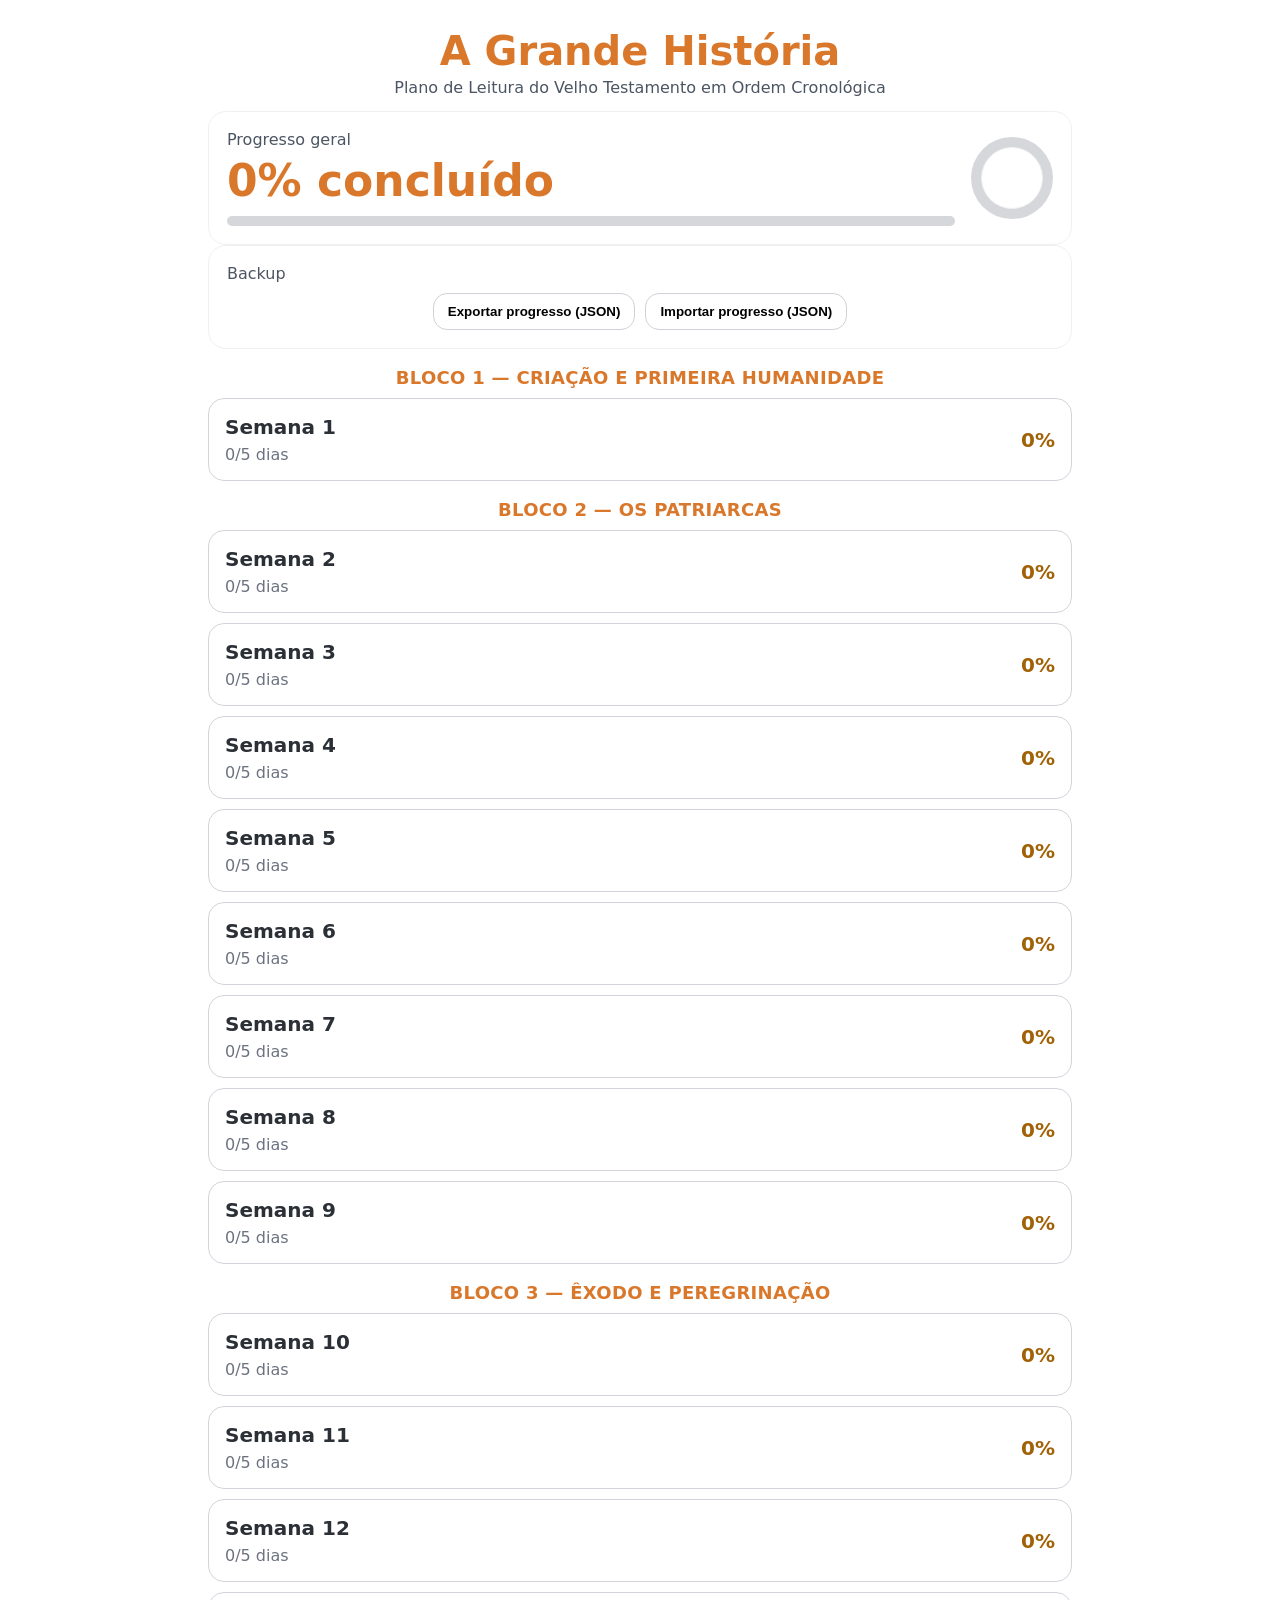
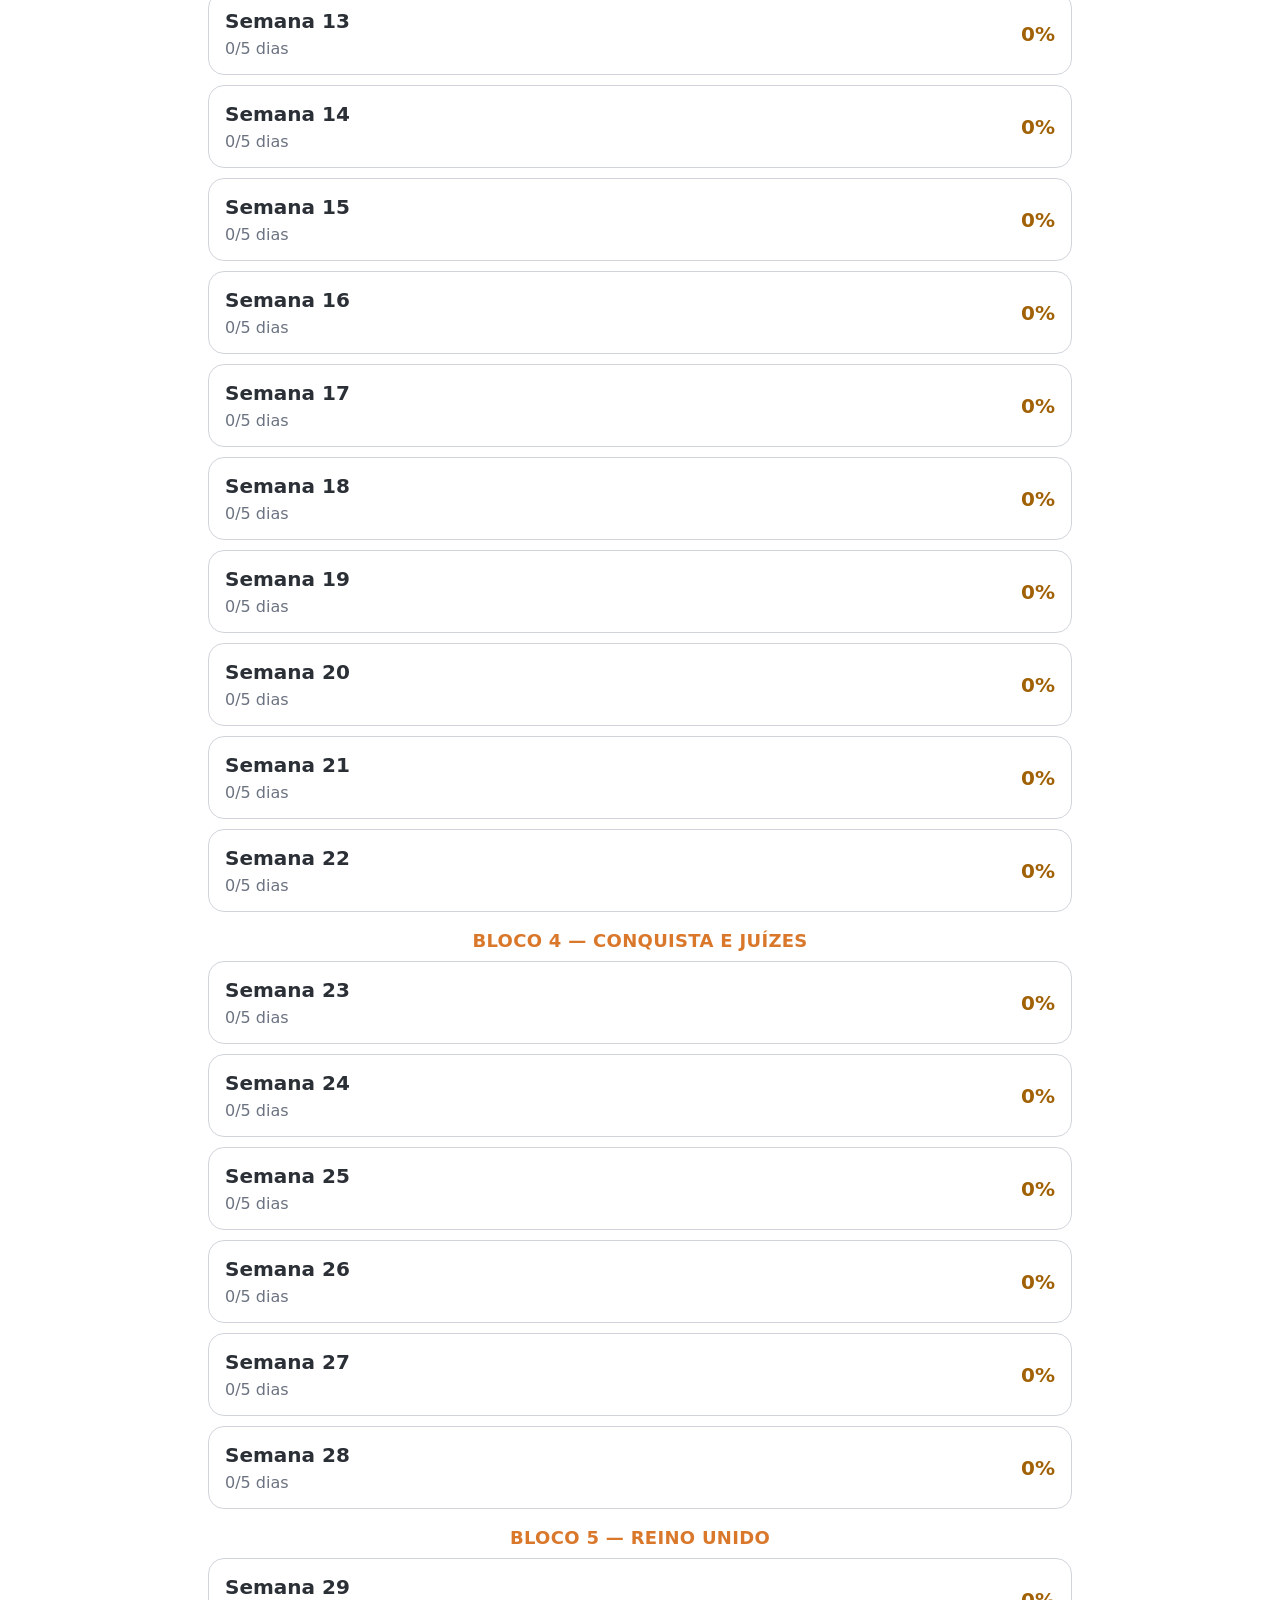
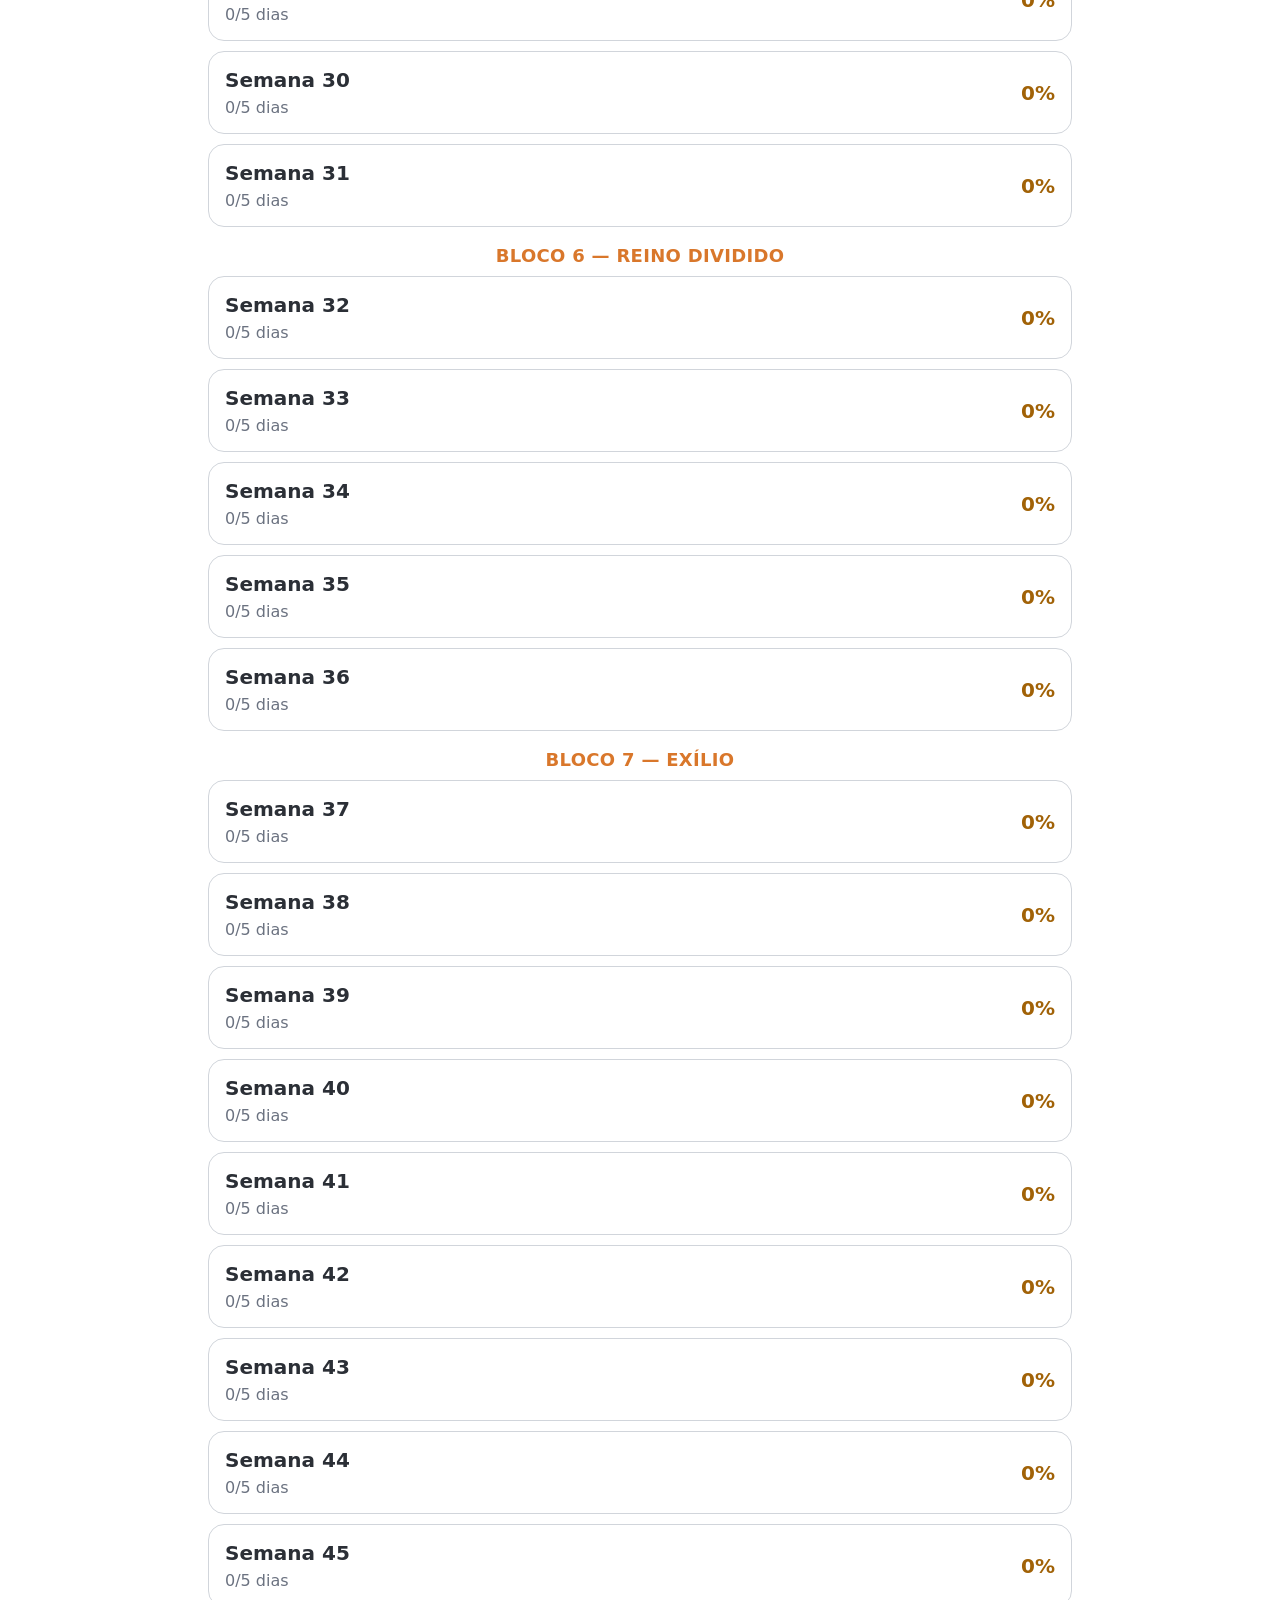
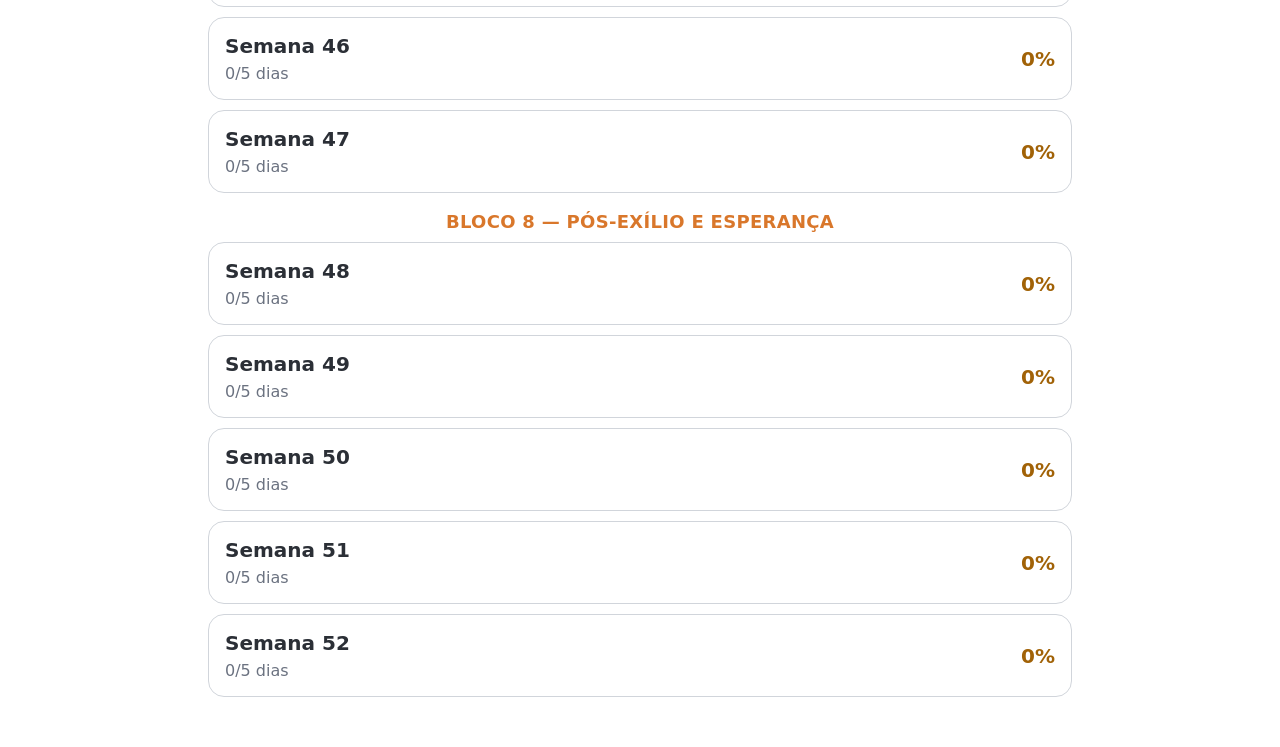
<file: index.html>
<!doctype html>
<html lang="pt-BR">
<head>
  <meta charset="utf-8"/>
  <meta name="viewport" content="width=device-width, initial-scale=1"/>
  <title>A Grande História — Hoje</title>
  <link rel="stylesheet" href="css/style.css"/>
  <link rel="manifest" href="manifest.json"/>
  <meta name="theme-color" content="#4f8cff">
  <meta name="apple-mobile-web-app-capable" content="yes">
  <meta name="apple-mobile-web-app-status-bar-style" content="black-translucent">
  <link rel="apple-touch-icon" href="img/icon.svg">
</head>
<body>
  <main id="app"></main>
  <script src="js/app.js"></script>
</body>
</html>
</file>
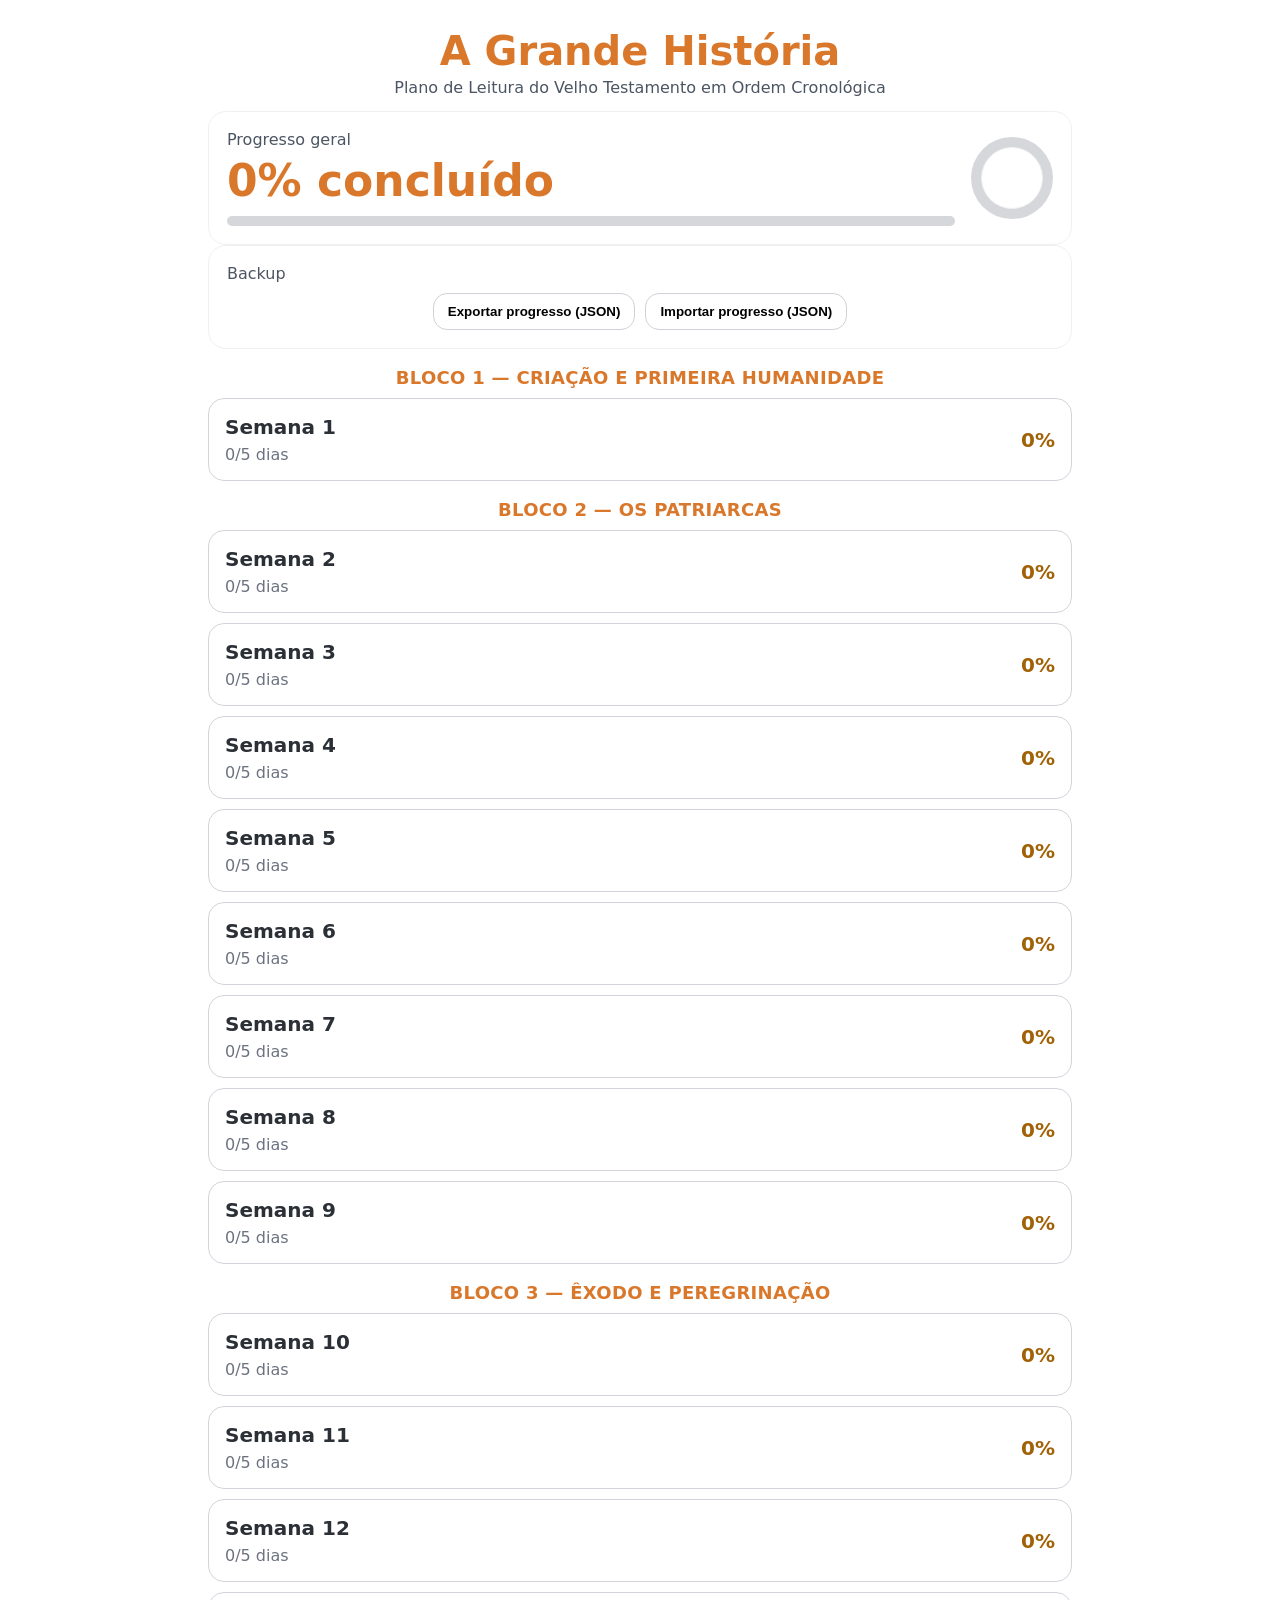
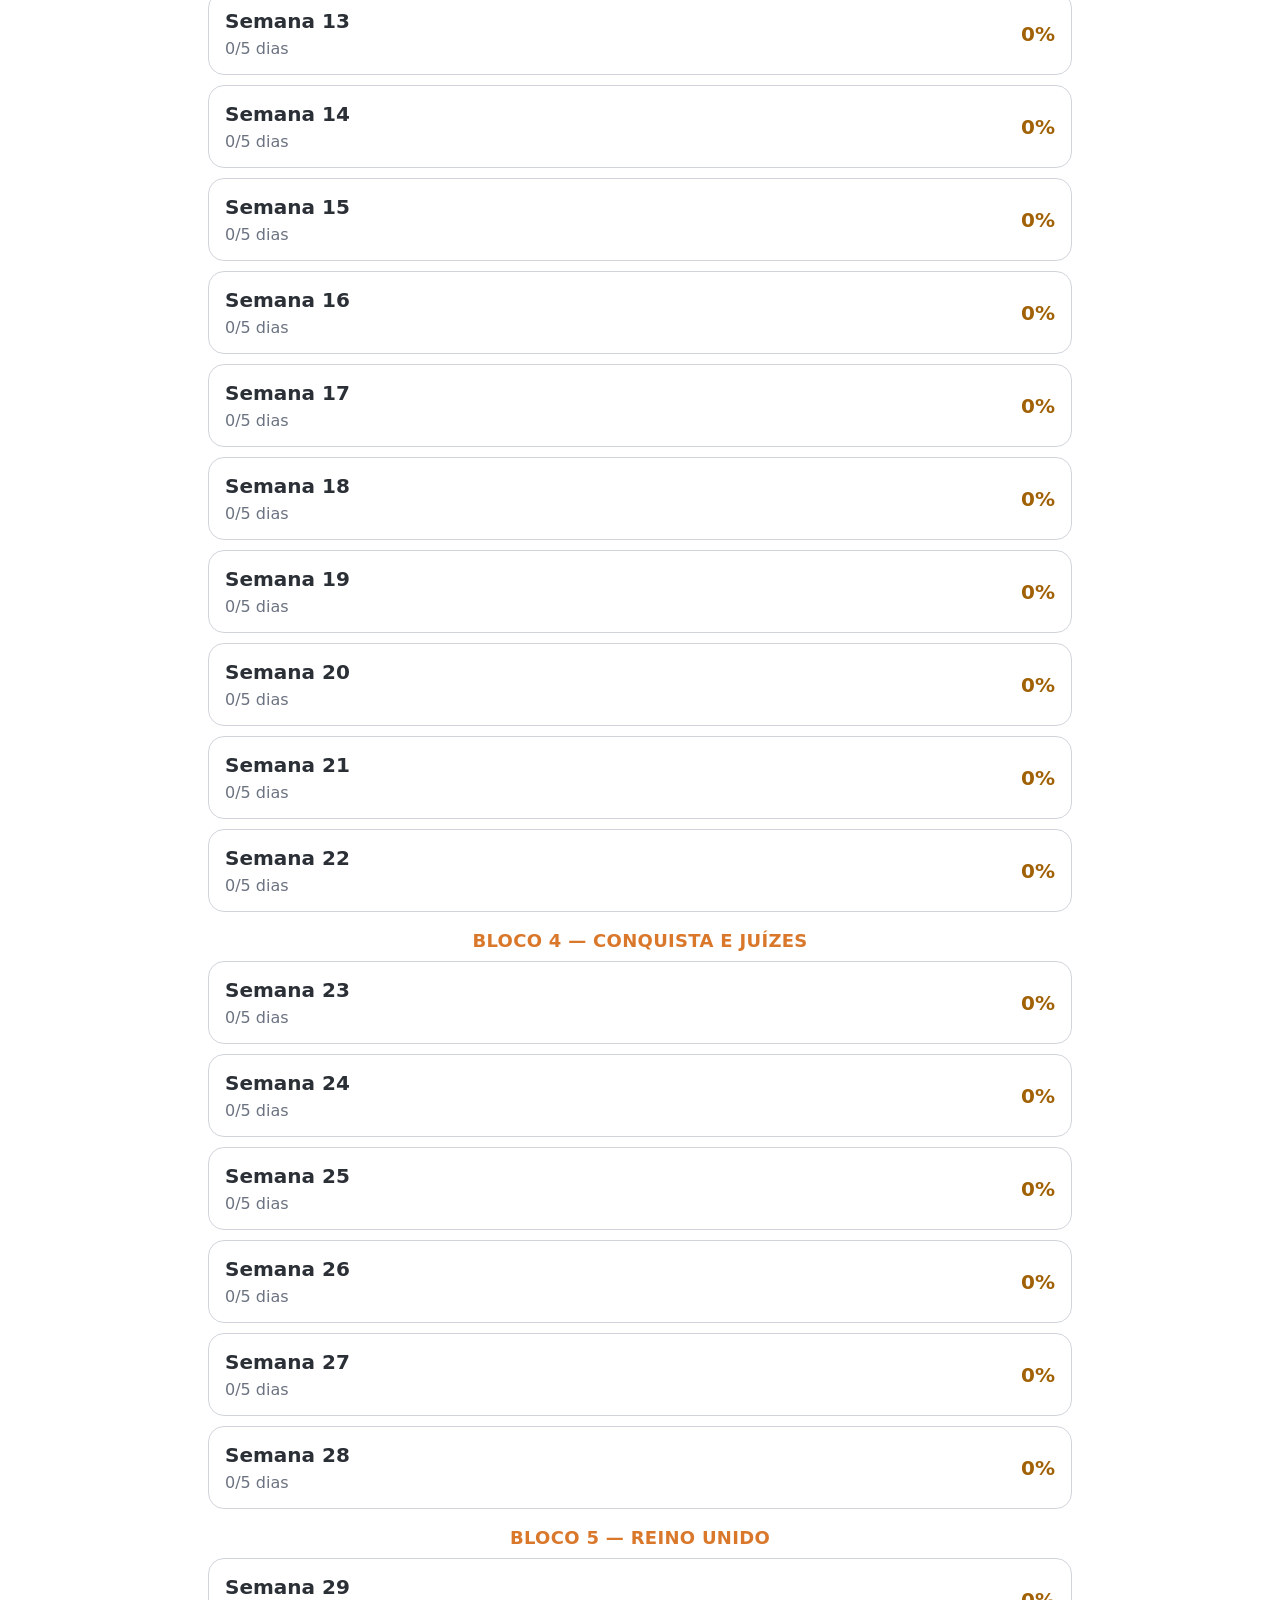
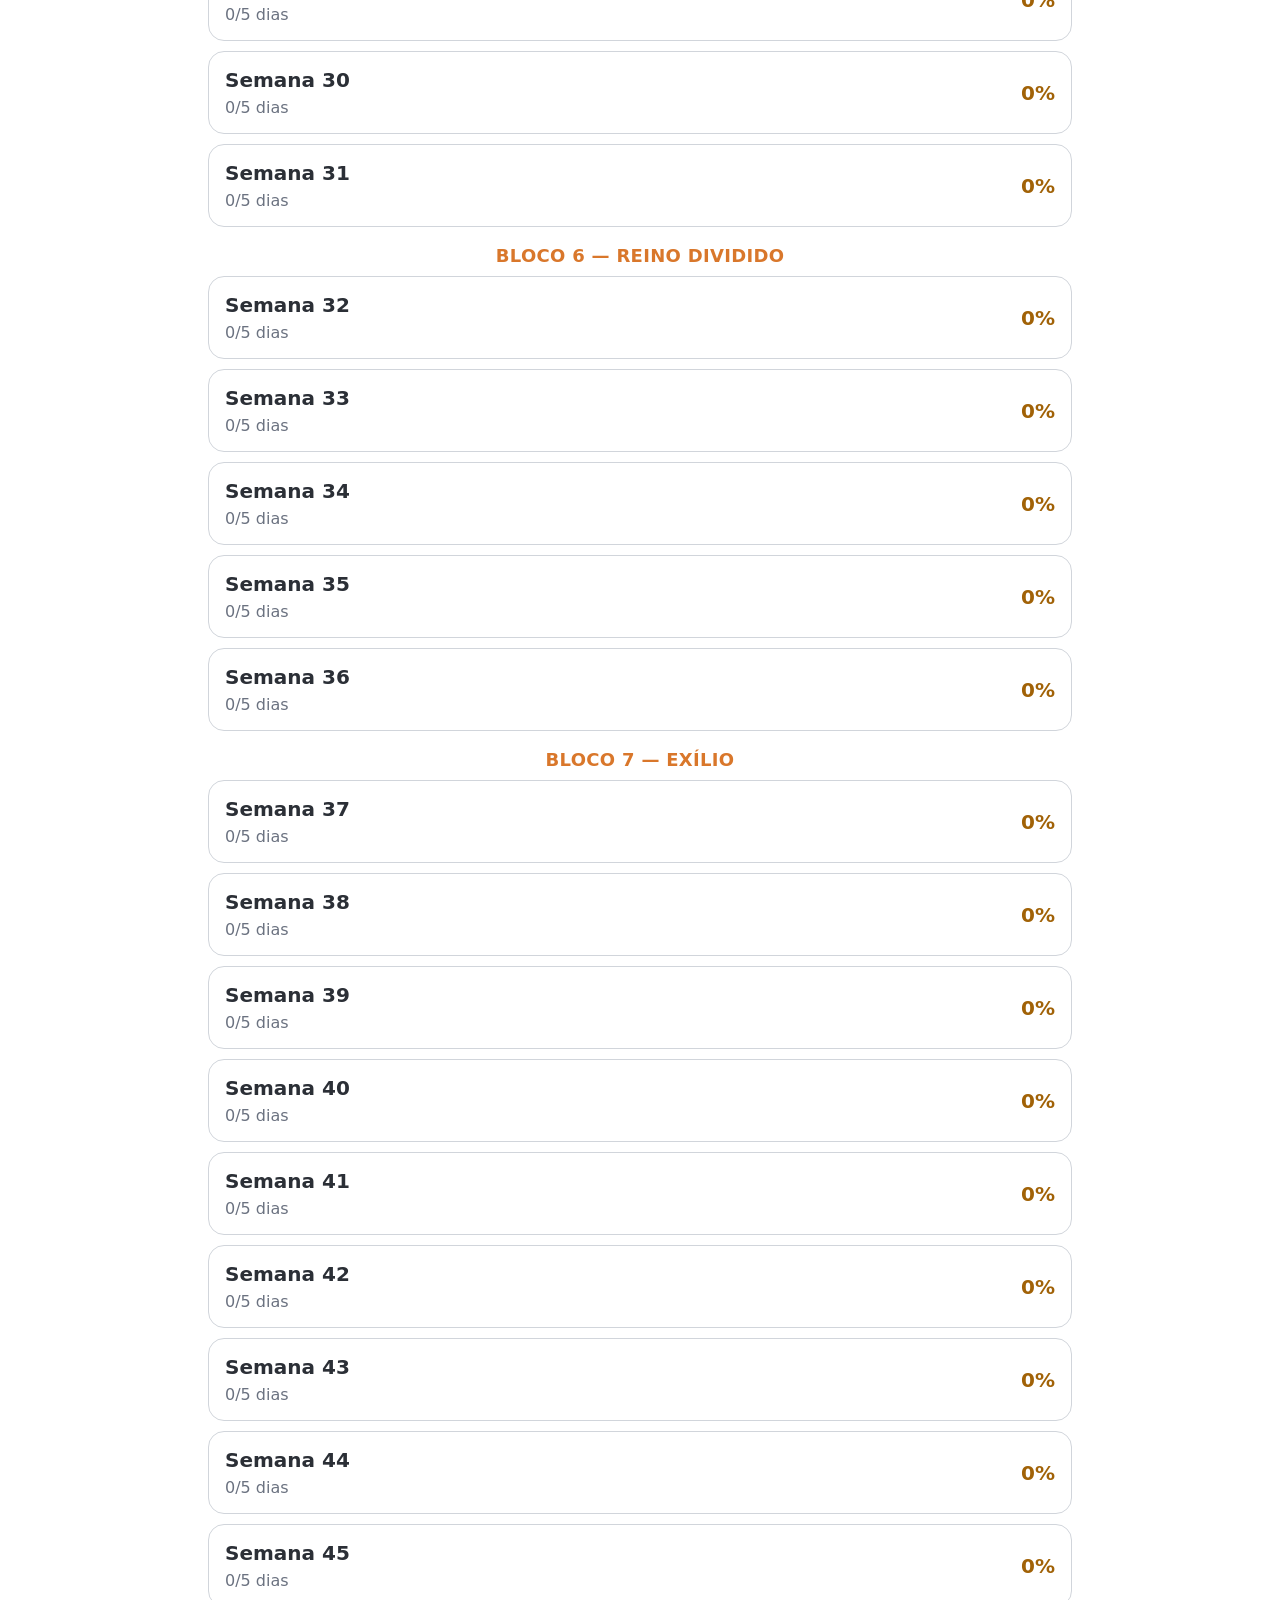
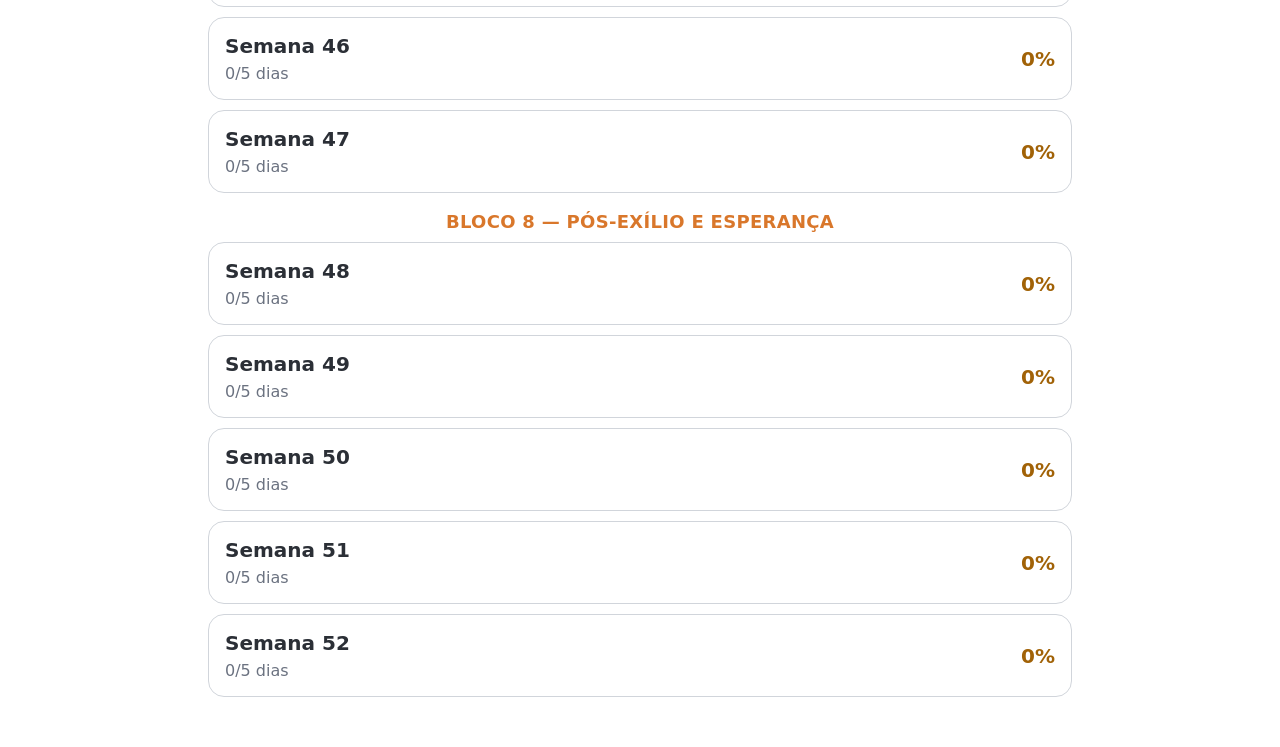
<file: block.html>
<!doctype html>
<html lang="pt-BR">
<head>
  <meta charset="utf-8"/>
  <meta name="viewport" content="width=device-width, initial-scale=1"/>
  <title>A Grande História — Bloco</title>
  <link rel="icon" href="img/icon.svg" type="image/svg+xml">
  <link rel="stylesheet" href="css/style.css"/>
</head>
<body>
  <main id="app"></main>
  <script src="js/app.js"></script>
</body>
</html>
</file>
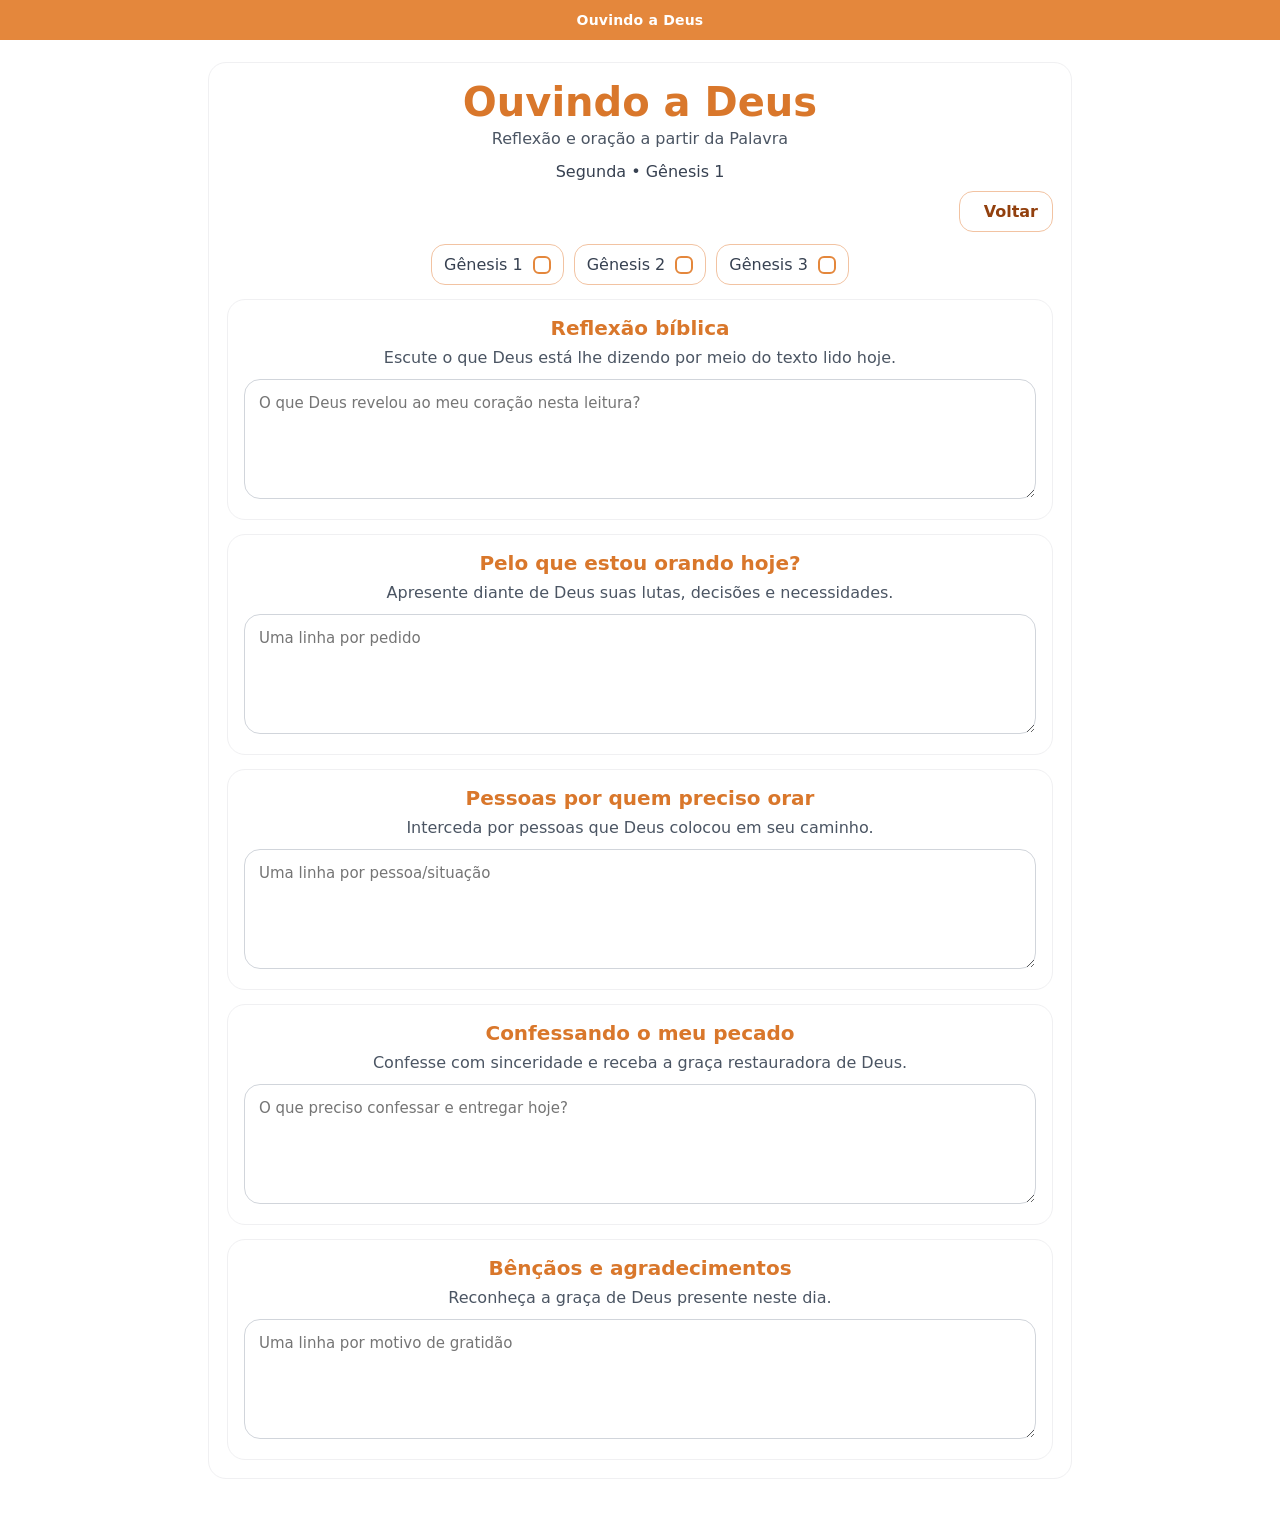
<file: day.html>
<!doctype html>
<html lang="pt-BR">
<head>
  <meta charset="utf-8"/>
  <meta name="viewport" content="width=device-width, initial-scale=1"/>
  <title>A Grande História — Dia</title>
  <link rel="icon" href="img/icon.svg" type="image/svg+xml">
  <link rel="stylesheet" href="css/style.css"/>
  <meta name="theme-color" content="#4f8cff">
  <meta name="apple-mobile-web-app-capable" content="yes">
  <meta name="apple-mobile-web-app-status-bar-style" content="black-translucent">
  <link rel="apple-touch-icon" href="img/icon.svg">
</head>
<body>
  <main id="app"></main>
  <script src="js/app.js"></script>
</body>
</html>
</file>
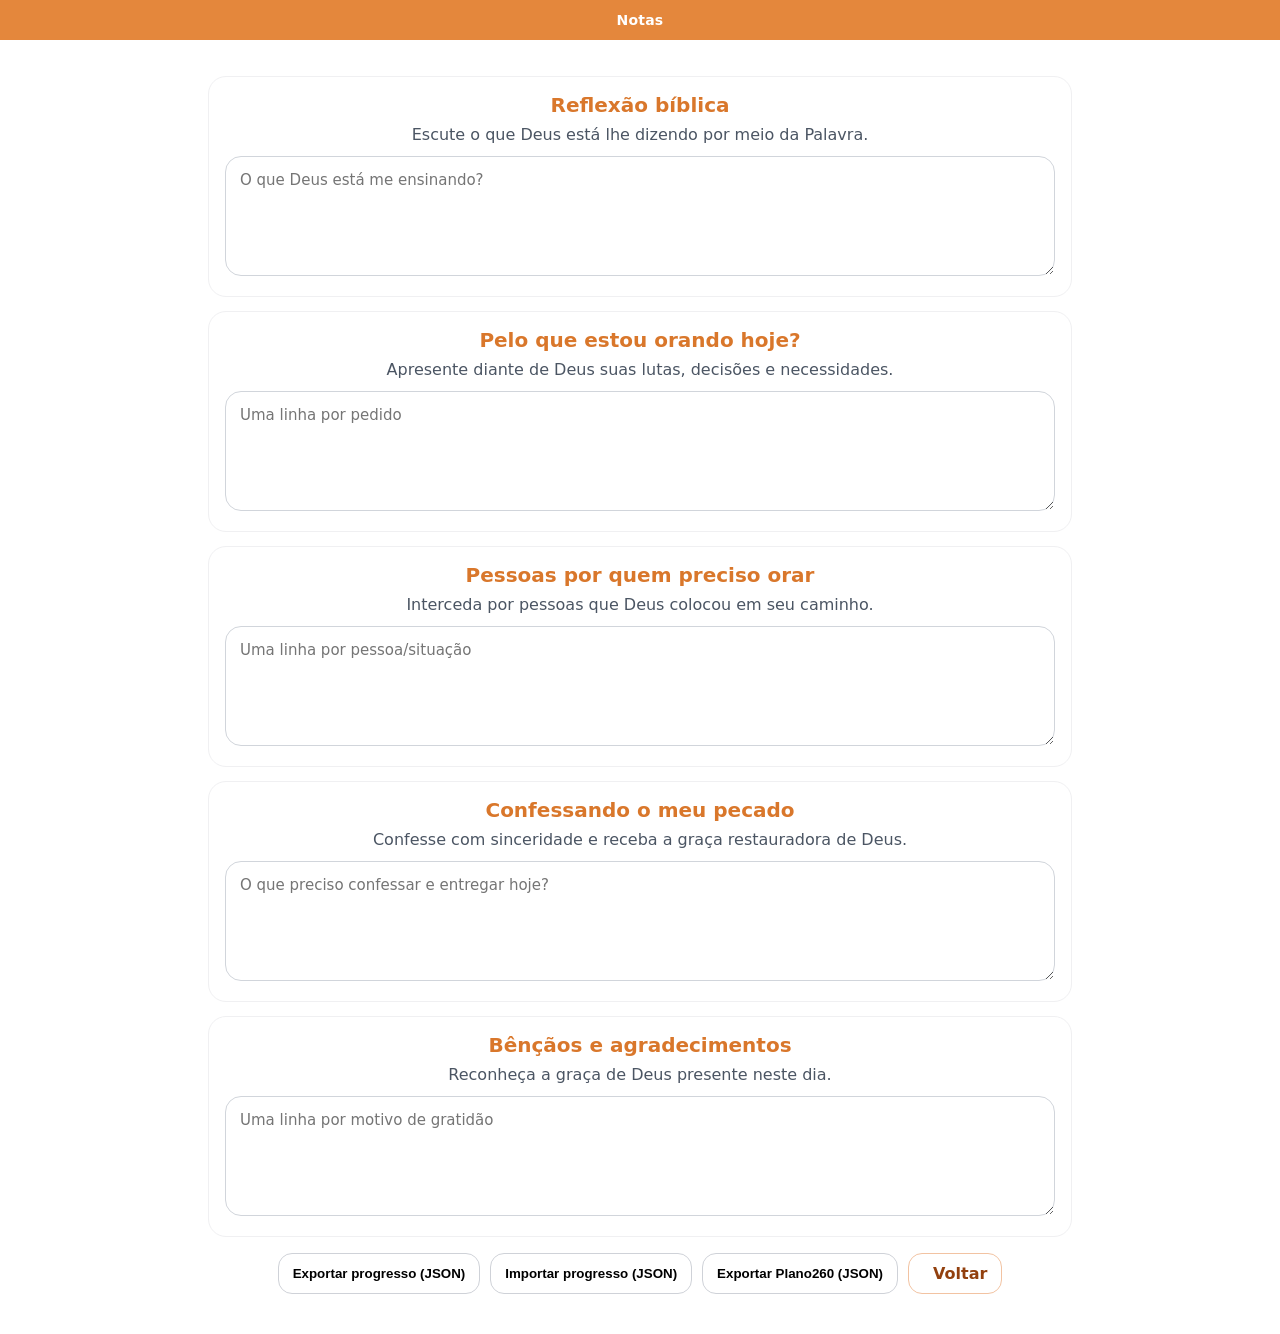
<file: notes.html>
<!doctype html>
<html lang="pt-BR">
<head>
  <meta charset="utf-8"/>
  <meta name="viewport" content="width=device-width, initial-scale=1"/>
  <title>A Grande História — Notas</title>
  <link rel="icon" href="img/icon.svg" type="image/svg+xml">
  <link rel="stylesheet" href="css/style.css"/>
  <meta name="theme-color" content="#4f8cff">
  <meta name="apple-mobile-web-app-capable" content="yes">
  <meta name="apple-mobile-web-app-status-bar-style" content="black-translucent">
  <link rel="apple-touch-icon" href="img/icon.svg">
</head>
<body>
  <main id="app"></main>
  <script src="js/app.js"></script>
</body>
</html>
</file>
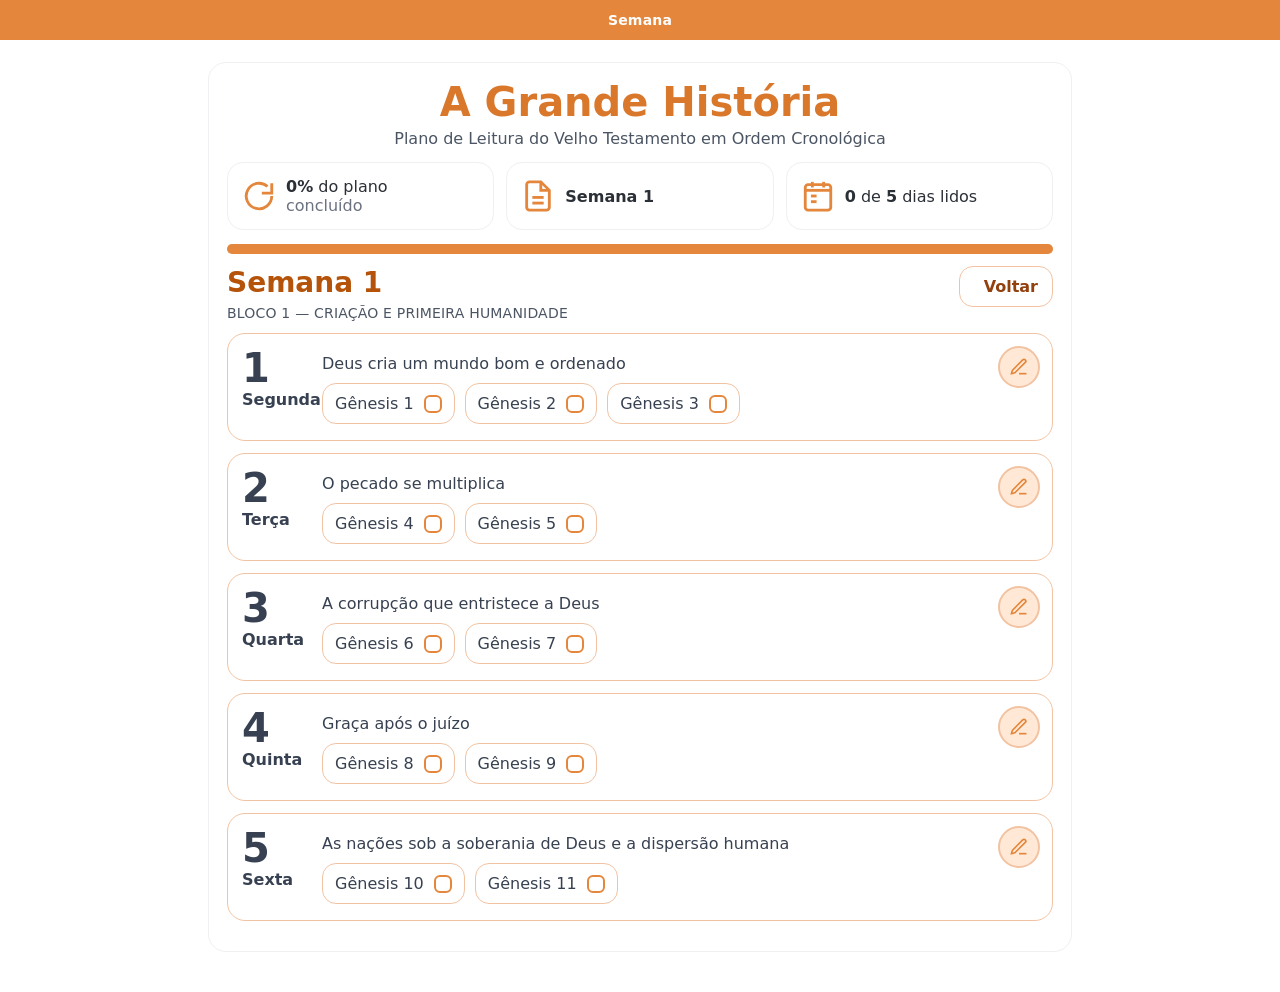
<file: week.html>
<!doctype html>
<html lang="pt-BR">
<head>
  <meta charset="utf-8"/>
  <meta name="viewport" content="width=device-width, initial-scale=1"/>
  <title>A Grande História — Semana</title>
  <link rel="icon" href="img/icon.svg" type="image/svg+xml">
  <link rel="stylesheet" href="css/style.css"/>
  <meta name="theme-color" content="#4f8cff">
  <meta name="apple-mobile-web-app-capable" content="yes">
  <meta name="apple-mobile-web-app-status-bar-style" content="black-translucent">
  <link rel="apple-touch-icon" href="img/icon.svg">
</head>
<body>
  <main id="app"></main>
  <script src="js/app.js"></script>
</body>
</html>
</file>
<file: css/style.css>
:root{
  --bg:#ffffff;
  --card:#ffffff;
  --line:#f0f0f2;
  --text:#2b2f36;
  --muted:#6b7280;

  --orange:#d9772b;     /* títulos */
  --orange2:#e4873c;    /* barras/ícones */
  --peach:#fff2e8;      /* cards destacados */
  --peachLine:#f2c3a2;  /* borda pêssego */

  --radius:18px;
}

*{box-sizing:border-box}
html,body{height:100%}
body{
  margin:0;
  font-family:system-ui,-apple-system,Segoe UI,Roboto,Arial,sans-serif;
  background:var(--bg);
  color:var(--text);
}

a{color:inherit;text-decoration:none}
.container{
  max-width:900px;
  margin:0 auto;
  padding:22px 18px 40px;
}

.top-mini{
  height:40px;
  display:flex;
  align-items:center;
  justify-content:center;
  background:var(--orange2);
  color:#ffffff;
  font-size:14px;
  font-weight:800;
  letter-spacing:.2px;
}

.card{
  background:var(--card);
  border:1px solid var(--line);
  border-radius:var(--radius);
  padding:18px;
}

.title{
  text-align:center;
  font-weight:800;
  color:var(--orange);
  font-size:40px;
  line-height:1.05;
  margin:8px 0 6px;
}

.subtitle{
  text-align:center;
  color:#4b5563;
  margin:0 0 14px;
  font-size:16px;
}

.meta-center{
  text-align:center;
  color:#374151;
  margin:0 0 10px;
  font-size:16px;
}

.h-label{
  color:#4b5563;
  font-size:16px;
  margin:0;
}

.h-big{
  color:var(--orange);
  font-weight:800;
  font-size:44px;
  margin:6px 0 10px;
}

.progress-row{
  display:grid;
  grid-template-columns: 1fr auto;
  gap:16px;
  align-items:center;
}

.bar{
  height:10px;
  background:#d6d7db;
  border-radius:999px;
  overflow:hidden;
}
.bar > div{
  height:100%;
  width:0%;
  background:var(--orange2);
}

.ring{
  width:82px;
  height:82px;
  border-radius:50%;
  background:conic-gradient(var(--orange2) calc(var(--p) * 1%), #d6d7db 0);
  position:relative;
}
.ring::after{
  content:"";
  position:absolute;
  inset:10px;
  border-radius:50%;
  background:var(--card);
  border:1px solid var(--line);
}

.section-title{
  margin:18px 0 10px;
  text-align:center;
  font-weight:900;
  letter-spacing:.3px;
  color:var(--orange);
  text-transform:uppercase;
  font-size:18px;
}

.week-card{
  display:flex;
  align-items:center;
  justify-content:space-between;
  padding:16px 16px;
  border-radius:16px;
  border:1px solid #d1d5db;
  background:#fff;
  margin:10px 0;
}
.week-card.done{
  background: #f97316;
  border-color: #f97316;
  color: #fff;
  box-shadow: 0 8px 20px rgba(249,115,22,0.25);
}
.week-card.done .wk,
.week-card.done .days,
.week-card.done .week-right {
  color: #ffffff;
}
.week-left .wk{
  font-weight:800;
  font-size:20px;
  margin:0;
}
.week-left .days{
  color:#6b7280;
  margin-top:6px;
}
.week-right{
  color:#a16207;
  font-weight:800;
  font-size:20px;
}

.info-3{
  display:grid;
  grid-template-columns: 1fr 1fr 1fr;
  gap:12px;
  margin-top:10px;
}
@media(max-width:760px){
  .info-3{grid-template-columns:1fr}
}

.info-card{
  border:1px solid var(--line);
  border-radius:16px;
  padding:14px 14px;
  display:flex;
  gap:10px;
  align-items:center;
}
.info-icon{
  width:34px;height:34px;
  display:grid;place-items:center;
  color:var(--orange2);
}
.info-card b{font-weight:800}
.hr-orange{
  height:10px;
  background:var(--orange2);
  border-radius:999px;
  margin:14px 0 12px;
}

.week-head{
  display:flex;
  align-items:flex-start;
  justify-content:space-between;
  gap:14px;
  flex-wrap:wrap;
}
.week-head h2{
  margin:0;
  color:#b45309;
  font-size:28px;
  font-weight:900;
}
.week-head .block{
  margin-top:6px;
  color:#4b5563;
  font-size:14px;
  letter-spacing:.2px;
}

.btn-back{
  display:inline-flex;
  gap:10px;
  align-items:center;
  border:1px solid var(--peachLine);
  background:#ffffff;
  color:#92400e;
  padding:10px 14px;
  border-radius:14px;
  font-weight:800;
}

.day-card{
  position:relative;
  border:1px solid var(--peachLine);
  background:#fff;
  border-radius:18px;
  padding:14px 14px 16px;
  margin:12px 0;
  display:grid;
  grid-template-columns: 70px 1fr;
  gap:10px;
}

.day-card.done{
  background:var(--orange2);
  border-color:var(--orange2);
}
.day-card.done .day-num,
.day-card.done .day-name,
.day-card.done .day-desc{
  color:#fff;
}
.day-card.done .note-fab{
  background:#fff;
  color:var(--orange2);
  border-color:#fff;
}

.day-num{
  font-size:40px;
  font-weight:900;
  color:#374151;
  line-height:1;
}
.day-name{
  font-weight:900;
  color:#374151;
  margin-top:2px;
}
.day-desc{
  color:#374151;
  margin-top:6px;
  margin-bottom:10px;
}

.pills{
  display:flex;
  flex-wrap:wrap;
  gap:10px;
}
.pill{
  display:inline-flex;
  align-items:center;
  gap:10px;
  padding:10px 12px;
  border-radius:14px;
  border:1px solid var(--peachLine);
  background:#fff;
  color:#374151;
  font-weight:normal;
  cursor:pointer;
  user-select:none;
}
.pill .ck{
  width:18px;height:18px;
  border-radius:6px;
  border:2px solid var(--orange2);
  display:inline-block;
  position:relative;
}
.pill.checked .ck{
  background:var(--orange2);
}
.pill.checked .ck::after{
  content:"";
  position:absolute;
  left:4px;top:1px;
  width:6px;height:10px;
  border:2px solid #fff;
  border-top:none;border-left:none;
  transform:rotate(45deg);

.pill.checked{
  background:var(--orange2);
  border-color:var(--orange2);
  color:#fff;
}
.pill.checked .ck{
  border-color:#fff;
}
}

.note-fab{
  position:absolute;
  right:12px;
  top:12px;
  width:42px;height:42px;
  border-radius:999px;
  border:2px solid var(--peachLine);
  background:#ffe9d6;
  display:grid;place-items:center;
  cursor:pointer;
}
.note-fab svg{width:20px;height:20px;stroke:var(--orange2)}

.form-section{
  margin-top:14px;
  padding:16px;
  border-radius:18px;
  background:#fff;
  border:1px solid var(--line);
}

@media(max-width:420px){
  .day-card{
    grid-template-columns: 60px 1fr;
  }
  .note-fab{
    position:static;
    margin-top:8px;
    margin-left:auto;
    border-width:2px;
    width:40px;height:40px;
    display:inline-flex;align-items:center;justify-content:center;
  }
}
.form-section h3{
  margin:0;
  text-align:center;
  color:var(--orange);
  font-size:20px;
  font-weight:900;
}
.form-section p{
  text-align:center;
  margin:8px 0 12px;
  color:#4b5563;
}
textarea{
  width:100%;
  border-radius:16px;
  border:1px solid #d1d5db;
  padding:14px 14px;
  min-height:120px;
  resize:vertical;
  font-family:inherit;
  font-size:15px;
}

.tools{
  margin-top:16px;
  display:flex;
  gap:10px;
  flex-wrap:wrap;
  justify-content:center;
}
.tools button{
  border:1px solid #cfd2d8;
  background:#fff;
  padding:10px 14px;
  border-radius:14px;
  font-weight:800;
  cursor:pointer;
}
.tools button:hover{background:#f9fafb}
</file>
